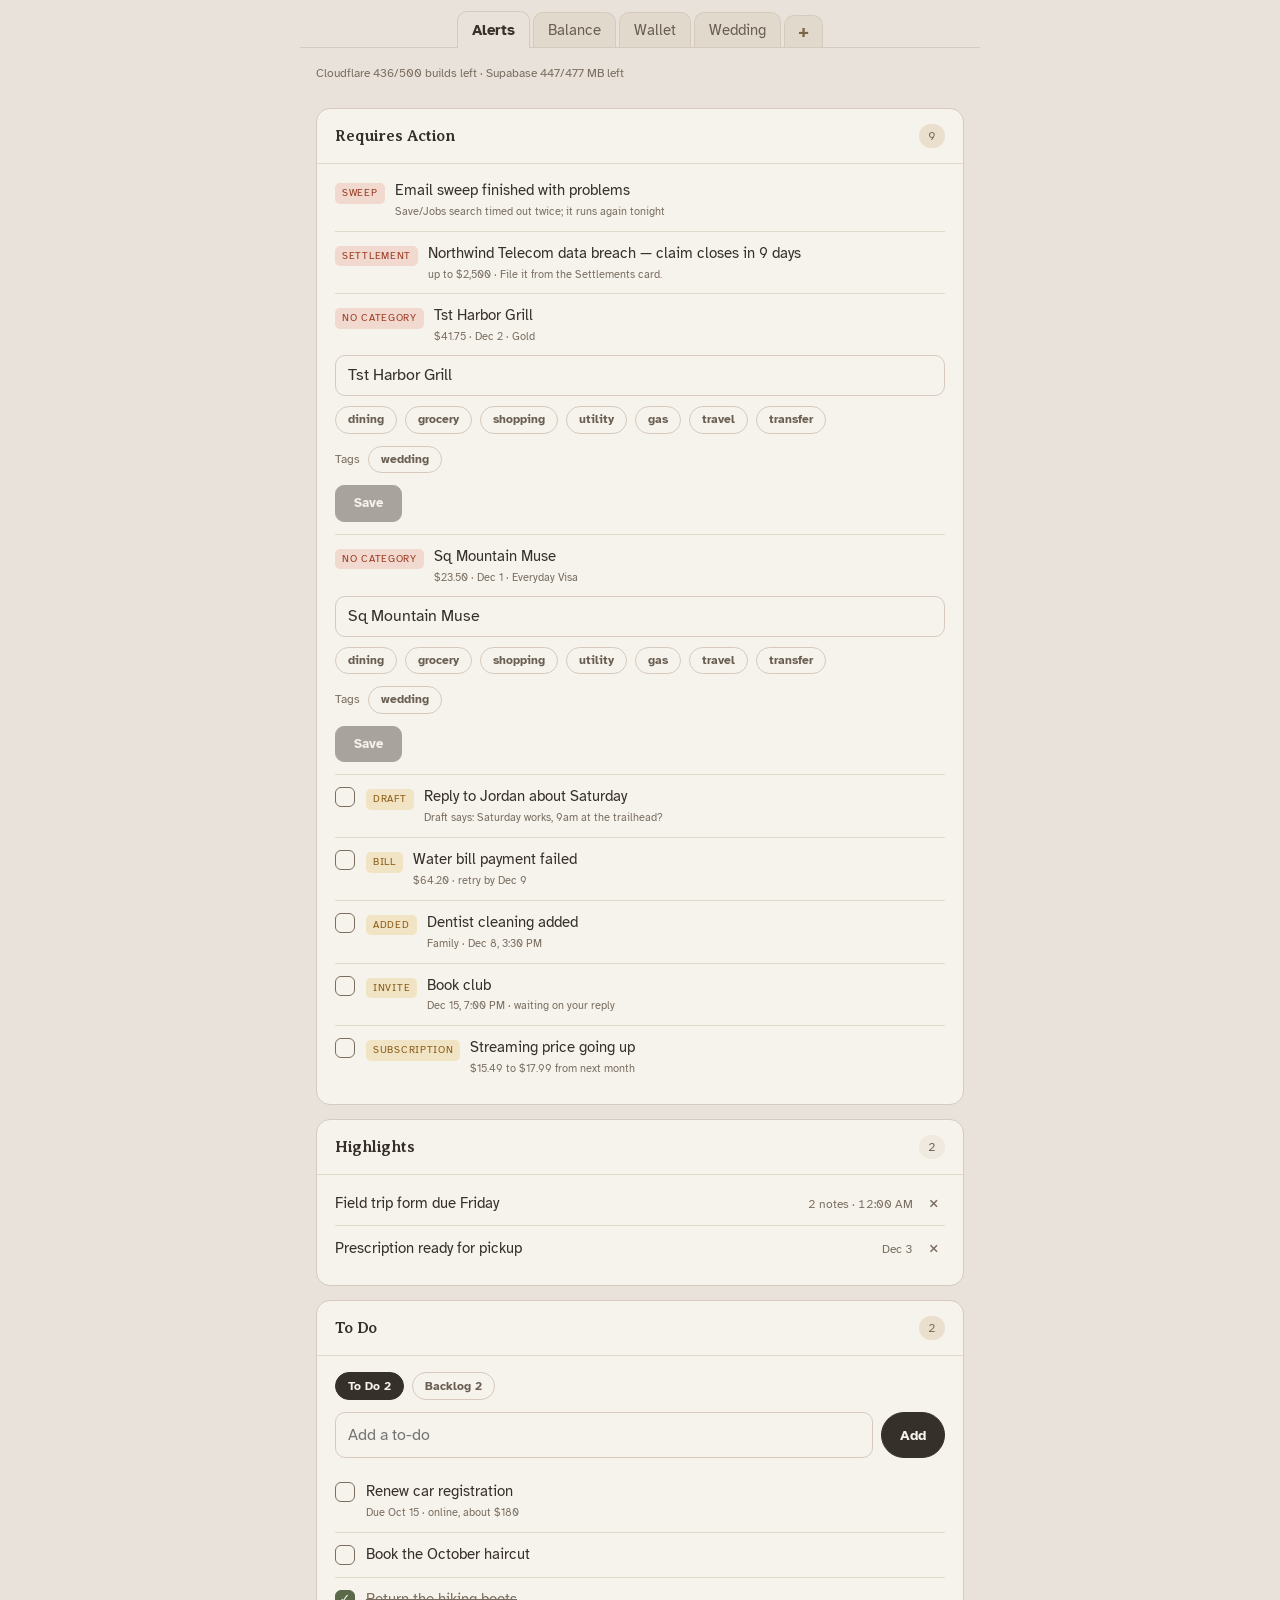
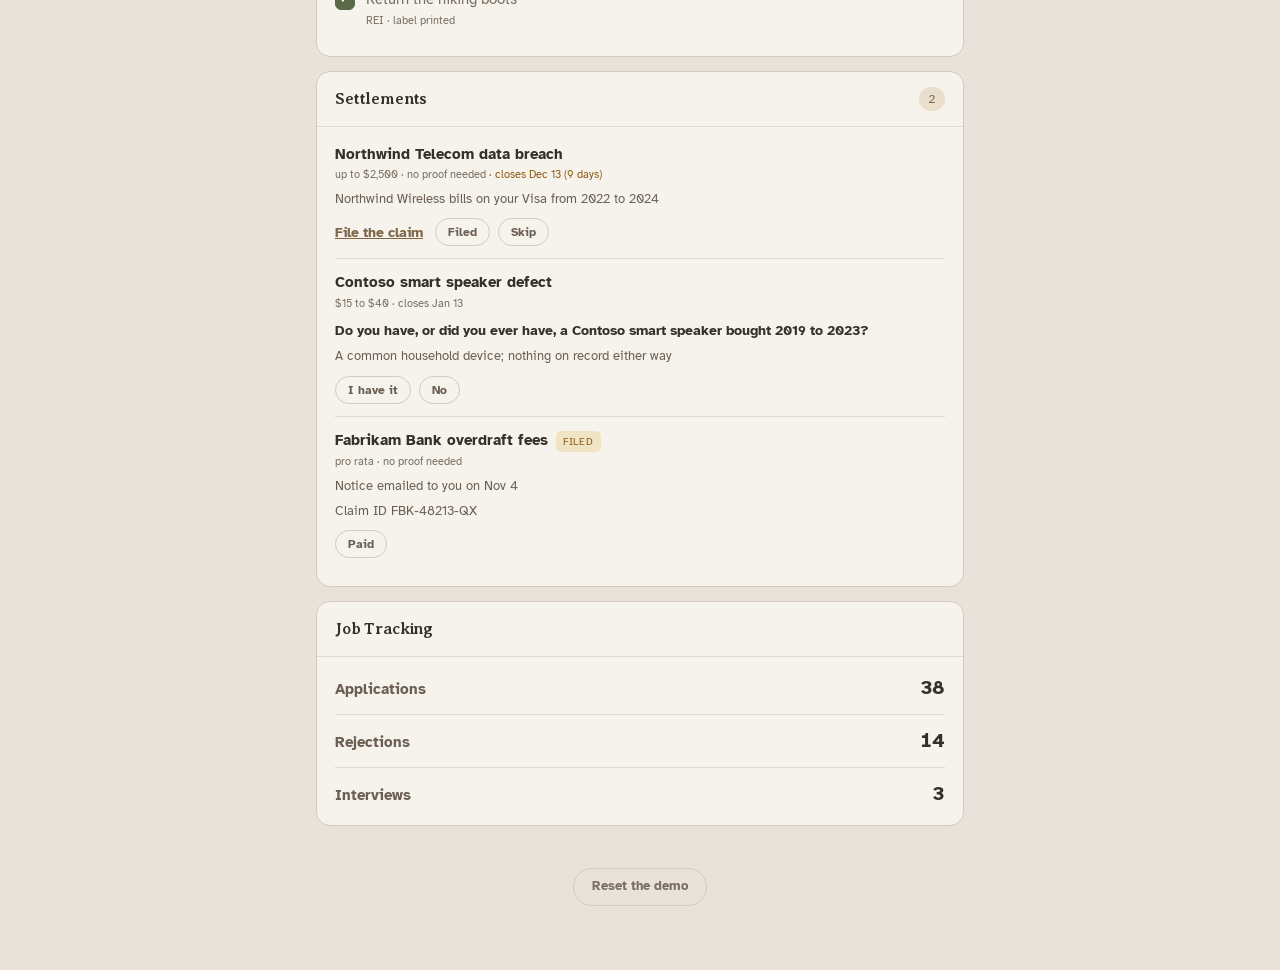
<file: page/index.html>
<!doctype html>
<html lang="en">
<head>
<meta charset="utf-8">
<meta name="viewport" content="width=device-width,initial-scale=1,maximum-scale=1,user-scalable=no,viewport-fit=cover">
<title>Norns</title>
<meta name="robots" content="noindex,nofollow">
<meta name="apple-mobile-web-app-capable" content="yes">
<meta name="mobile-web-app-capable" content="yes">
<meta name="apple-mobile-web-app-title" content="Norns">
<meta name="theme-color" content="#4f3f33">
<link rel="manifest" href="manifest.webmanifest">
<link rel="apple-touch-icon" href="apple-touch-icon.png">
<link rel="icon" type="image/png" href="apple-touch-icon.png">
<link rel="preconnect" href="https://fonts.googleapis.com">
<link rel="preconnect" href="https://fonts.gstatic.com" crossorigin>
<link rel="stylesheet" href="https://fonts.googleapis.com/css2?family=Bricolage+Grotesque:opsz,wght@12..96,500;12..96,700;12..96,800&family=Public+Sans:ital,wght@0,400;0,500;0,600;1,400&family=JetBrains+Mono:wght@400;500;700&family=Fraunces:opsz,wght@9..144,400;9..144,600;9..144,700&family=Karla:wght@400;500;700&family=IBM+Plex+Mono:wght@400;500;600&family=Averia+Serif+Libre:wght@400;700&family=Atkinson+Hyperlegible:wght@400;700&display=swap">
<link rel="stylesheet" href="style.css?v=7">
<link rel="stylesheet" href="alerts.css?v=5">
<!-- Food is cut off: see "Bringing Food back" in the README -->
<!-- <link rel="stylesheet" href="food.css"> -->
<link rel="stylesheet" href="balance.css?v=5">
<link rel="stylesheet" href="wallet.css?v=4">
<link rel="stylesheet" href="wedding.css?v=11">
<link rel="stylesheet" href="wedding-tabs.css?v=6">

</head>
<body>

<div id="signin" class="signin" hidden>
  <p class="date">Private</p>
  <h1>Norns</h1>
  <form id="signinForm">
    <label>Email<input id="email" type="email" autocomplete="username" autocapitalize="off" required></label>
    <label>Password<input id="password" type="password" autocomplete="current-password" required></label>
    <button id="signinBtn" type="submit">Sign in</button>
    <p class="msg" id="signinMsg"></p>
    <p class="hint">You stay signed in on this device until you sign out.</p>
  </form>
</div>

<div class="wrap" id="app" hidden>

<header class="top">
  <div class="errbar" id="err" hidden></div>
</header>

<!-- The tabs and pages are drawn from the signed-in user's layout (layout.js).
     A long press on blank space opens edit mode (edit.js). -->
<nav class="pagetabs" id="ptabs" role="tablist" aria-label="Pages">
  <button type="button" class="ptab ptab-add" aria-label="New page"><span aria-hidden="true">+</span></button>
</nav>

<main id="pages">
  <!-- ============ WEDDING ============ -->
  <!-- The wedding's crew sheet, straight from its public site in a frame
       (here the invented wedding-tracker demo).
       wedding.js adds a strip above it with the private tabs (Costs and
       Shopping), drawn here in the app, never in the shared sheet. Not a
       card: the layout only places its tab. It stays here, because moving a
       frame reloads it. -->
  <div class="page" data-page="wedding" data-kind="wedding" hidden>
  <div id="wed">
    <iframe class="sheet" src="https://aj-protzel.github.io/wedding-tracker/" title="Wedding Tracker" loading="lazy"></iframe>
  </div>
  </div>
</main>

<!-- Page chrome, not cards: layout.js puts these at the top and foot of the
     first page of cards. -->
<div hidden>
  <div class="chrome" id="chrome">
    <!-- Shown only in the home-screen app, and only until notifications are
         allowed or refused: iOS draws the icon badge only with that permission. -->
    <button type="button" class="badge-ask" id="badgeAsk" hidden>Show the count on the home-screen icon</button>
    <button type="button" class="badge-ask" id="pushAsk" hidden>Get alerts on this phone</button>
    <!-- free-plan headroom: Cloudflare builds this month, database size -->
    <p class="usage" id="usageLine" hidden></p>
    <!-- set by wallet.js when either transfer is at its best; a tap opens the
         first page holding an Exchange card -->
    <button type="button" class="fx-alert" id="fxAlert" hidden></button>
  </div>
  <button class="signout" id="signout" type="button">Reset the demo</button>
</div>

<!-- ======================================================================
     WIDGETS. One template per card version; the id in data-w is what layouts
     store, so never rename one. Elements are found by data-r inside each
     copy, never by id, because a card can be on screen more than once.
     ====================================================================== -->

<!-- Requires Action: Claude's list, problems, uncategorized charges, credits running out -->
<template data-w="alerts.action">
  <section class="card plain">
    <div class="card-head">
      <h2>Requires Action</h2>
      <span class="count act" data-r="count">0</span>
    </div>
    <div class="card-body">
      <ul class="act" data-r="list"></ul>
      <p class="all-clear" data-r="clear" hidden>Nothing outstanding. Everything
        raised this morning has been dealt with.</p>
    </div>
  </section>
</template>

<!-- To Do: secretary_todos, list = 'todo', with list = 'backlog' behind a
     second tab. A tap crosses an item off, or back on; one still crossed off
     when the next sweep runs is cleared. -->
<template data-w="alerts.todo">
  <section class="card plain">
    <div class="card-head">
      <h2>To Do</h2>
      <span class="count" data-r="count">0</span>
    </div>
    <div class="card-body">
      <div class="todo-tabs" data-r="tabs" hidden>
        <button type="button" class="file-opt" data-r="tabTodo" aria-pressed="true">To Do</button>
        <button type="button" class="file-opt" data-r="tabBack" aria-pressed="false">Backlog</button>
      </div>
      <div data-r="pane">
        <form class="todo-add" data-r="form">
          <input data-r="input" type="text" maxlength="200" placeholder="Add a to-do"
            autocomplete="off" enterkeyhint="done" aria-label="New to-do">
          <button type="submit">Add</button>
        </form>
        <ul class="todos" data-r="list"></ul>
      </div>
      <ul class="todos" data-r="back" hidden></ul>
    </div>
  </section>
</template>

<!-- Highlights: mail worth knowing but not worth a push, from the mail sorter.
     One row per sender, newest first, kept 7 days or until dismissed. -->
<template data-w="alerts.highlights">
  <section class="card plain">
    <div class="card-head">
      <h2>Highlights</h2>
      <span class="count" data-r="count">0</span>
    </div>
    <div class="card-body">
      <ul class="hls" data-r="list"></ul>
      <p class="blank" data-r="empty">Nothing new from the mail.</p>
    </div>
  </section>
</template>

<!-- Settlements: class actions he likely qualifies for. Only what he can
     still act on shows. Claims are filed by hand, never by the sweep. -->
<template data-w="alerts.settlements">
  <section class="card plain">
    <div class="card-head">
      <h2>Settlements</h2>
      <span class="count" data-r="count">0</span>
    </div>
    <div class="card-body">
      <ul class="sets" data-r="list"></ul>
      <p class="blank" data-r="empty">Nothing to claim right now.</p>
    </div>
  </section>
</template>

<!-- Job Tracking: all-time counts from secretary_job_events -->
<template data-w="alerts.jobs">
  <section class="card plain">
    <div class="card-head">
      <h2>Job Tracking</h2>
    </div>
    <div class="card-body">
      <div class="jobs">
        <div class="job-row"><span class="job-name">Applications</span><span class="job-n" data-r="apps">&mdash;</span></div>
        <div class="job-row"><span class="job-name">Rejections</span><span class="job-n" data-r="rej">&mdash;</span></div>
        <div class="job-row"><span class="job-name">Interviews</span><span class="job-n" data-r="int">&mdash;</span></div>
      </div>
    </div>
  </section>
</template>

<!-- Spending: the heatmap. Its defaults are in #budget below; the numbers
     typed under the squares (engine_settings) win. -->
<template data-w="balance.spending">
  <section class="card plain budget-card">
    <div class="card-head">
      <h2>Spending</h2>
    </div>
    <div class="card-body">
      <div class="bud-heat" data-r="heat" role="group" aria-label="Spend by day"></div>
      <div class="heat-legend" data-r="legend"></div>
      <div class="heat-detail" data-r="detail">Tap a day to see what was spent.</div>
    </div>
  </section>
</template>

<!-- Money, whole: the month navigator, figures and chips stuck under the
     strip, then spend by category and the ledger. The other money versions
     are pieces of it; all of them follow one month. -->
<template data-w="money.full">
  <section class="card money-card">
    <div class="stick">
      <div class="monthnav">
        <button class="mnav" data-r="prev" type="button" aria-label="Earlier month">&lsaquo;</button>
        <button class="mnav-mid" data-r="label" type="button" aria-label="Jump to the latest month">&nbsp;</button>
        <button class="mnav" data-r="next" type="button" aria-label="Later month">&rsaquo;</button>
      </div>
      <div class="figs">
        <div class="fig in"><div class="fig-label">In</div><div class="fig-val" data-r="in">$0</div></div>
        <div class="fig out"><div class="fig-label">Out</div><div class="fig-val" data-r="out">$0</div></div>
        <div class="fig net"><div class="fig-label">Net</div><div class="fig-val" data-r="net">$0</div></div>
      </div>
      <div class="tabs" data-r="tabs" role="group" aria-label="Filter by category"></div>
    </div>
    <div class="card-body">
      <p class="cats-head">Spend by category</p>
      <div class="cats" data-r="cats"></div>
      <button class="disclose" data-r="toggle" aria-expanded="false">
        <span data-r="ledgerLabel">Show transactions</span>
        <span class="chev" aria-hidden="true"></span>
      </button>
      <div class="ledger" data-r="ledger" hidden></div>
      <p class="caveat gap-note" data-r="gap" hidden></p>
    </div>
  </section>
</template>

<template data-w="money.figures">
  <section class="card money-card money-part">
    <div class="monthnav">
      <button class="mnav" data-r="prev" type="button" aria-label="Earlier month">&lsaquo;</button>
      <button class="mnav-mid" data-r="label" type="button" aria-label="Jump to the latest month">&nbsp;</button>
      <button class="mnav" data-r="next" type="button" aria-label="Later month">&rsaquo;</button>
    </div>
    <div class="figs">
      <div class="fig in"><div class="fig-label">In</div><div class="fig-val" data-r="in">$0</div></div>
      <div class="fig out"><div class="fig-label">Out</div><div class="fig-val" data-r="out">$0</div></div>
      <div class="fig net"><div class="fig-label">Net</div><div class="fig-val" data-r="net">$0</div></div>
    </div>
    <div class="card-body"><p class="caveat gap-note" data-r="gap" hidden></p></div>
  </section>
</template>

<template data-w="money.categories">
  <section class="card plain money-card money-part">
    <div class="card-head">
      <h2>Spend by Category</h2>
    </div>
    <div class="monthnav">
      <button class="mnav" data-r="prev" type="button" aria-label="Earlier month">&lsaquo;</button>
      <button class="mnav-mid" data-r="label" type="button" aria-label="Jump to the latest month">&nbsp;</button>
      <button class="mnav" data-r="next" type="button" aria-label="Later month">&rsaquo;</button>
    </div>
    <div class="card-body">
      <p class="caveat gap-note" data-r="gap" hidden></p>
      <div class="cats" data-r="cats"></div>
    </div>
  </section>
</template>

<template data-w="money.transactions">
  <section class="card plain money-card money-part">
    <div class="card-head">
      <h2>Transactions</h2>
      <span class="count" data-r="n">0</span>
    </div>
    <div class="monthnav">
      <button class="mnav" data-r="prev" type="button" aria-label="Earlier month">&lsaquo;</button>
      <button class="mnav-mid" data-r="label" type="button" aria-label="Jump to the latest month">&nbsp;</button>
      <button class="mnav" data-r="next" type="button" aria-label="Later month">&rsaquo;</button>
    </div>
    <div class="tabs" data-r="tabs" role="group" aria-label="Filter by category"></div>
    <div class="card-body">
      <p class="caveat gap-note" data-r="gap" hidden></p>
      <div class="ledger" data-r="ledger"></div>
    </div>
  </section>
</template>

<!-- Credits: read-only, what has been claimed this cycle -->
<template data-w="balance.credits">
  <section class="card plain credits-card">
    <div class="card-head">
      <h2>Credits</h2>
      <span class="count" data-r="open">&nbsp;</span>
    </div>
    <div class="card-body">
      <div class="creds" data-r="body"></div>
    </div>
  </section>
</template>

<!-- Exchange: when to convert, between any two of US dollars, rupiah and
     Canadian. Rates are read live from a public API (wallet.js). Each copy
     keeps its own pair. -->
<template data-w="fx.exchange">
  <section class="card plain">
    <div class="card-head">
      <h2 data-r="title">USD to CAD</h2>
      <span class="count" data-r="asof" hidden></span>
    </div>
    <div class="card-body">
      <div class="errbar fx-err" data-r="err" hidden></div>
      <div class="fx-pick">
        <select data-r="from" aria-label="Convert from"></select>
        <button type="button" class="fx-swap" data-r="swap" aria-label="Swap currencies">&#8644;</button>
        <select data-r="to" aria-label="Convert to"></select>
      </div>
      <p class="fx-verdict"><span class="fx-tag"></span><span class="fx-why"></span></p>
      <div class="fx-top">
        <span class="fx-now">&mdash;</span><span class="fx-unit"></span>
        <span class="fx-chg"></span>
      </div>
      <div class="fx-ranges" role="group" aria-label="Range"></div>
      <div class="fx-chart">
        <div class="fx-plot">
          <svg viewBox="0 0 600 200" preserveAspectRatio="none" aria-hidden="true">
            <path class="fx-area"/><path class="fx-line"/>
          </svg>
          <div class="fx-good" hidden><span>Good</span></div>
          <div class="fx-rule" hidden></div>
          <div class="fx-dot" hidden></div>
        </div>
        <div class="fx-axis"><span class="fx-hi"></span><span class="fx-lo"></span></div>
        <div class="fx-dates"><span class="fx-from"></span><span class="fx-to"></span></div>
      </div>
      <p class="fx-read"></p>
    </div>
  </section>
</template>

<!-- Net Worth: read through page_monarch_data(). The total with assets
     against debts, and its trend; the default layout stacks the two. -->
<template data-w="networth.total">
  <section class="card plain">
    <div class="card-head">
      <h2>Net Worth</h2>
      <span class="count" data-r="asof">&nbsp;</span>
    </div>
    <div class="card-body">
      <div class="errbar" data-r="err" hidden></div>
      <div class="mn-total" data-r="total">&mdash;</div>
      <div class="mn-split">
        <span>Assets<b data-r="assets">&mdash;</b></span>
        <span class="owed">Debts<b data-r="debts">&mdash;</b></span>
      </div>
      <div class="mn-bar"><span data-r="barA" style="width:100%"></span></div>
    </div>
  </section>
</template>

<template data-w="networth.trend">
  <section class="card plain">
    <div class="card-head">
      <h2>Net Worth Trend</h2>
      <span class="count" data-r="asof">&nbsp;</span>
    </div>
    <div class="card-body">
      <div class="errbar" data-r="err" hidden></div>
      <div class="mn-ranges" data-r="ranges" role="group" aria-label="Range"></div>
      <div class="fx-chart">
        <div class="fx-plot">
          <svg viewBox="0 0 600 200" preserveAspectRatio="none" aria-hidden="true">
            <path class="fx-area"/><path class="fx-line"/>
          </svg>
          <div class="fx-rule" hidden></div>
          <div class="fx-dot" hidden></div>
        </div>
        <div class="fx-axis"><span class="fx-hi"></span><span class="fx-lo"></span></div>
        <div class="fx-dates"><span class="fx-from"></span><span class="fx-to"></span></div>
      </div>
      <p class="fx-read" data-r="read"></p>
    </div>
  </section>
</template>

<!-- Spending's defaults. leave_out_over drops any single charge above that
     size from the squares and totals: a suit or a wedding's flowers is not a
     treat. always_count names merchants exempt from it, matched anywhere in
     the description, because a big Costco run is still groceries. Only
     dining, grocery and shopping count, and the three caps set the shading: a
     day's even share of their weekly total is the middle shade. How each
     figure was built is in the README. deep_red_at is where the colour past
     the budget reaches deep red. The numbers typed under the squares
     (engine_settings) win over both. -->
<script type="application/json" id="budget">
{"caps": {"dining": 25, "grocery": 110, "shopping": 25}, "weeks": 4, "since": "2026-08-01",
 "leave_out_over": 99, "always_count": ["costco"],
 "deep_red_at": 100}
</script>

<!-- Food is cut off: see "Bringing Food back" in the README. Its markup is
     kept here as it was; food.js still finds it by id, so it has to become
     widgets before it comes back. Intake has no target line and should not
     have one (2026-09-14): the only reference is each person's own
     average. The doctor's recommendation is written on request only. -->
<template id="food-markup">
  <section class="card plain" id="intakeCard">
    <div class="card-head">
      <h2>Intake</h2>
      <span class="count" id="intakeCount">14 days</span>
    </div>
    <div class="card-body">
      <div id="intakeBody"><p class="blank">Loading&hellip;</p></div>
    </div>
  </section>
  <section class="card plain" id="recCard">
    <div class="card-head">
      <h2>Doctor's Recommendation</h2>
    </div>
    <div class="card-body">
      <div id="recBody"><p class="blank">Loading&hellip;</p></div>
    </div>
  </section>
</template>
</div>

<script src="demo-data.js"></script>
<script src="data.js?v=4"></script>
<script src="layout.js?v=3"></script>
<script src="alerts.js?v=5"></script>
<!-- <script src="food.js"></script>  Food is cut off: see the README -->
<script src="balance.js?v=6"></script>
<script src="wallet.js?v=7"></script>
<script src="wedding.js?v=24"></script>
<script src="edit.js?v=3"></script>
</body>
</html>
</file>
<file: page/style.css>
/* Shared: tokens, layout, the page strip, cards and the sign-in screen.
   Anything belonging to a single page lives in that page's stylesheet. */

/* The artifact host supplied this; a plain page has to say it. Every .page and
   card that sets display would otherwise ignore its hidden attribute. */
[hidden]{display:none!important}

/* One look in every theme, the wedding site's: linen ground, cream cards, umber ink,
   sage and tan, with a brown header bar. Semantic colors stay separate from the accent. */
:root{
  --paper:#e9e2da; --card:#f6f3ec; --sunk:#efe9df;
  --ink:#36302a; --ink-2:#6b5f53; --ink-3:#7a6e61;
  --line:#d5cabd; --line-2:#e2d9cd;
  --accent:#7d6548; --accent-soft:#eadfcd;
  --in:#5a6a48; --in-soft:#dfe3d2;
  --out:#9b3b22; --out-soft:#f1d9d0;
  --warn:#8a5a14; --warn-soft:#f1e4c4;
  --on-ink:#f6f3ec;
  --tan:#b9a590; --bar:#4f3f33; --bar-ink:#d9cfc3; --sage-light:#c3cba9;
  --display:"Averia Serif Libre",Georgia,"Times New Roman",serif;
  --body:"Atkinson Hyperlegible",system-ui,-apple-system,"Segoe UI",sans-serif;
  --shadow:none;
  --sticky-shadow:0 6px 16px -12px rgba(54,48,42,.45);
  color-scheme:light;
}

*{box-sizing:border-box}
/* The page is an app on a phone, not a document: a double tap on a square or a
   pinch used to zoom it and leave the view shifted. manipulation turns off
   double-tap zoom; the viewport meta and the gesture handler at the foot of the
   page stop the pinch. */
html{touch-action:manipulation;-webkit-text-size-adjust:100%}
body{margin:0;background:var(--paper);color:var(--ink);
  font-family:var(--body);
  font-size:16px;line-height:1.5;-webkit-font-smoothing:antialiased}
.wrap{max-width:680px;margin:0 auto;padding:0 16px 64px}
:focus-visible{outline:2px solid var(--accent);outline-offset:2px;border-radius:4px}

header.top{margin:0 -16px;padding:0}
.bar{padding:22px 16px 20px;text-align:center;background:var(--bar)}
.bar .names{font-size:.78rem;letter-spacing:.22em;text-transform:uppercase;font-weight:700;color:var(--sage-light)}
.bar h1{color:#e9e2da;font-weight:700;margin-top:4px}
header.top .errbar{margin:12px 16px 0}
h1{font-family:var(--display);font-weight:700;
  font-size:clamp(28px,7vw,38px);line-height:1.05;letter-spacing:0;margin:0;
  text-wrap:balance}
.date{font-family:var(--body);font-size:13px;
  color:var(--ink-3);letter-spacing:.02em;margin-top:6px}

/* ===== the pages ===== */
/* One strip, one page shown at a time, drawn as the tabs of a filing cabinet
   drawer: the open page's tab is the colour of the page and sits over the
   strip's line, so it joins the page below; the others are darker and set
   a little lower, behind it. `.tabs`/`.tab` were already taken by the
   category chips inside the money card, so these carry their own names.
   --tabh is the strip's height, and the money card's own sticky header sits
   below it. */
:root{--tabh:45px}
.pagetabs{position:sticky;top:0;z-index:8;display:flex;justify-content:center;gap:3px;
  align-items:flex-end;overflow-x:auto;scrollbar-width:none;
  background:var(--paper);box-shadow:inset 0 -1px 0 var(--line);
  margin:0 -16px 16px;padding:8px 16px 0}
.pagetabs::-webkit-scrollbar{display:none}
.ptab{flex:none;min-height:36px;font:inherit;cursor:pointer;
  font-size:.92rem;font-weight:400;color:var(--ink-2);background:var(--line-2);
  border:1px solid var(--line);border-bottom:none;border-radius:10px 10px 0 0;
  padding:6px 14px;white-space:nowrap;margin:4px 0 1px;min-height:32px}
@media (max-width:520px){
  .pagetabs{justify-content:flex-start;gap:2px;padding-inline:8px}
  .ptab{flex:1 1 auto;padding:6px 8px;font-size:.88rem}
}
.ptab:hover{background:var(--sunk)}
.ptab[aria-selected="true"]{background:var(--paper);color:var(--ink);font-weight:700;
  margin:0;min-height:37px;border-color:var(--line)}
.page{display:flex;flex-direction:column;gap:14px}

main{display:flex;flex-direction:column;gap:14px}
section.card{background:var(--card);border:1px solid var(--line);border-radius:14px;
  box-shadow:var(--shadow);overflow:hidden}
.card-head{display:flex;align-items:center;gap:10px;padding:15px 18px 13px}
h2{font-family:var(--display);font-size:16px;
  font-weight:700;letter-spacing:-.01em;margin:0;flex:1}
.count{font-family:var(--body);font-size:12px;
  font-weight:500;padding:3px 9px;border-radius:999px;background:var(--sunk);
  color:var(--ink-2);font-variant-numeric:tabular-nums;white-space:nowrap}
.count.act{background:var(--accent-soft);color:var(--accent)}
.card-body{padding:16px 18px}
.card.plain .card-head{border-bottom:1px solid var(--line-2);padding-bottom:15px}

/* ===== signing in ===== */
.signin{max-width:380px;margin:12vh auto 0;padding:0 16px 64px}
.signin h1{margin:6px 0 24px}
.signin form{display:flex;flex-direction:column;gap:14px}
.signin label{display:flex;flex-direction:column;gap:6px;
  font-family:var(--body);font-size:11px;
  letter-spacing:.08em;text-transform:uppercase;color:var(--ink-3)}
.signin input{font:inherit;font-size:16px;letter-spacing:normal;text-transform:none;
  color:var(--ink);background:var(--card);border:1px solid var(--line);
  border-radius:10px;padding:12px 13px}
.signin button{font:inherit;font-size:15px;font-weight:600;cursor:pointer;
  color:var(--on-ink);background:var(--ink);border:1px solid var(--ink);
  border-radius:999px;padding:12px;margin-top:4px}
.signin button[disabled]{opacity:.5;cursor:default}
.signin .msg{margin:0;min-height:1.45em;color:var(--out);font-size:14px}
.signin .hint{margin:0;color:var(--ink-3);font-size:13px}
.errbar{margin:12px 0 0;padding:11px 13px;border-radius:10px;
  background:var(--out-soft);color:var(--out);font-size:14px;line-height:1.45}
.signout{display:block;margin:28px auto 0;font:inherit;font-size:13px;
  font-weight:600;cursor:pointer;color:var(--ink-3);background:none;
  border:1px solid var(--line);border-radius:999px;padding:8px 18px}
.ptr{height:0;overflow:hidden;display:flex;align-items:center;justify-content:center;
  color:var(--ink-3);transition:height .15s}
.ptr.ready,.ptr.spin{color:var(--ink)}
.ptr.spin svg{animation:ptr-spin .8s linear infinite}
@keyframes ptr-spin{from{transform:rotate(0deg)}to{transform:rotate(360deg)}}
.signout:hover{color:var(--ink);border-color:var(--ink-3)}

/* ===== stacks: several cards in one, swiped between (layout.js) ===== */
/* The names on top, one card shown; the cards inside lose their own frame
   and title, which the names stand in for. */
section.stack{padding:0;touch-action:pan-y}
.nw-tabs{display:flex;align-items:center;gap:4px;padding:12px 18px 0;margin-bottom:10px;
  overflow-x:auto;scrollbar-width:none}
.nw-tabs::-webkit-scrollbar{display:none}
.nw-tabs .count{margin-left:auto}
.nw-tab{flex:none;font:inherit;font-size:12px;letter-spacing:.08em;text-transform:uppercase;
  color:var(--ink-3);background:none;border:none;border-radius:999px;
  padding:3px 9px;cursor:pointer}
.nw-tab[aria-pressed="true"]{background:var(--sunk);color:var(--ink);font-weight:700}
.stack>.card{border:0;border-radius:0;background:none;box-shadow:none;overflow:visible}
.stack>.card>.card-head{display:none}
.stack>.card>.card-body{padding-top:0}
.stack>.stack-off{display:none}

/* ===== the page strip's "+" and the pieces of the first page ===== */
/* "+" is a narrow folder tab of its own at the end of the strip */
.ptab.ptab-add{flex:none;padding:6px 13px;font-size:1.15rem;font-weight:700;line-height:1;
  color:var(--accent)}
.ptab-x{display:none}
.chrome{display:contents}
/* an empty page: all of it is somewhere to hold, and a dotted box says so */
.page.empty{min-height:calc(100vh - 140px)}
.page-hint{margin-top:4px;padding:36px 22px;text-align:center;font-size:15px;line-height:1.45;
  color:var(--ink-3);border:2px dashed var(--line);border-radius:14px}
.hint-on{display:none}
body.editing .hint-on{display:inline}
body.editing .hint-off{display:none}

/* ===== edit mode (edit.js) ===== */
/* Holding still on blank space opens it, so nothing outside a field is
   selectable or opens the long-press menu. */
.wrap{-webkit-user-select:none;user-select:none;-webkit-touch-callout:none}
.wrap input,.wrap textarea{-webkit-user-select:text;user-select:text}
.edit-float,.edit-foot,.tile,.edit-sample{display:none}
.edit-btn{font:inherit;font-size:14px;font-weight:600;cursor:pointer;color:var(--on-ink);
  background:var(--ink);border:1px solid var(--ink);border-radius:999px;padding:8px 16px}
.edit-btn.quiet{color:var(--ink-2);background:none;border-color:var(--line)}
/* Add card and Done float over the bottom corners */
body.editing .edit-float{display:flex;justify-content:space-between;position:fixed;left:0;right:0;
  bottom:0;z-index:20;max-width:680px;margin:0 auto;pointer-events:none;
  padding:0 16px calc(16px + env(safe-area-inset-bottom))}
.edit-float .edit-btn{pointer-events:auto;padding:11px 22px;font-size:15px;
  box-shadow:0 8px 20px -8px rgba(54,48,42,.7)}
.edit-float .edit-done{background:var(--accent);border-color:var(--accent)}
body.editing .wrap{padding-bottom:120px}
body.editing .edit-foot{display:flex;justify-content:center;gap:10px;margin-top:28px}
body.editing .chrome>*,body.editing #signout{display:none!important}
body.editing .ptab:not(.fixed) .ptab-x{display:inline-block;margin:0 -4px 0 6px;
  font-size:15px;line-height:1;color:var(--ink-3)}
body.editing .ptab{touch-action:pan-x}

/* Each card shows its sample (small, made-up data) in place of itself, with
   a handle laid over it: an x on the corner and a grip. */
body.editing #pages>.page>section.card{position:relative;overflow:visible}
body.editing #pages>.page>section.card[data-cid]>:not(.tile):not(.edit-sample),
body.editing #pages>.page>.stack>section.card>:not(.tile):not(.edit-sample){display:none!important}
body.editing .edit-sample{display:block}
section.card.edit-sample{border:0;border-radius:inherit;background:none;box-shadow:none;
  overflow:hidden;pointer-events:none}
/* the grip sits where a card's count pill is; a sample's count means nothing */
.edit-sample .card-head .count,body.editing .stack-tabs .count{visibility:hidden}
.stack:not(.open) .edit-sample>.card-head{display:none}
.stack:not(.open) .edit-sample>.card-body{padding-top:0}
body.editing .tile{display:block;position:absolute;inset:0;z-index:3;touch-action:pan-y;cursor:default}
.tile-x{position:absolute;top:-9px;left:-9px;width:26px;height:26px;padding:0;
  border:2px solid var(--paper);border-radius:50%;background:var(--ink-2);color:var(--card);
  font:inherit;font-size:16px;line-height:20px;cursor:pointer}
.tile-grip{position:absolute;top:7px;right:7px;width:40px;height:36px;display:grid;place-items:center;
  font-size:22px;color:var(--ink-2);background:var(--sunk);border-radius:10px;touch-action:none;cursor:grab}
/* a stack: closed, one handle for all of it; tapped open, every card shows
   with its own handle, and the stack's own covers only the names */
body.editing #pages>.page>.stack:not(.open)>section.card>.tile{display:none}
body.editing #pages>.page>.stack.open>.tile{bottom:auto;height:46px}
body.editing #pages>.page>.stack.open>.tile>.tile-x{display:none}
body.editing #pages>.page>.stack.open>section.card{display:block!important;position:relative;
  border-top:1px solid var(--line-2)}
.tile.sub .tile-x{top:9px;left:9px}
.stack.open .edit-sample>.card-head{padding-left:44px}

/* entering edit mode: the cards wiggle once, then stay still */
@keyframes edit-wiggle{
  0%,100%{transform:rotate(0)}
  20%{transform:rotate(-1.2deg)}
  40%{transform:rotate(1.1deg)}
  60%{transform:rotate(-.7deg)}
  80%{transform:rotate(.4deg)}
}
body.wiggle #pages>.page>section.card{animation:edit-wiggle .6s ease-in-out}
body.wiggle #pages>.page>section.card:nth-child(even){animation-delay:.04s}
@media (prefers-reduced-motion:reduce){
  body.wiggle #pages>.page>section.card{animation:none}
}

/* samples are small: drawn at 80%, less chart, no readouts */
.edit-sample,.gal-prev>.sample{zoom:.8}
.sample .fx-plot{height:90px}
.sample .fx-read,.sample .heat-detail,.sample .heat-legend,.sample .ed-hint{display:none}
.sample .stick{position:static;box-shadow:none}

.lifted{opacity:.35}
body.dragging{cursor:grabbing}
.ghost{position:fixed;left:16px;right:16px;max-width:648px;max-height:240px;overflow:hidden;
  margin:0 auto;z-index:50;pointer-events:none;background:var(--card);border:1px solid var(--line);
  border-radius:14px;box-shadow:0 14px 30px -12px rgba(54,48,42,.5);opacity:.96}
.ghost>section.card{border:0;border-radius:0}
.drop-line{position:absolute;z-index:40;height:3px;border-radius:2px;background:var(--accent);
  pointer-events:none}
.merge-target{outline:3px solid var(--accent);outline-offset:3px}
.tab-rename{position:fixed;z-index:60;font:inherit;font-size:16px;padding:4px 10px;
  border:2px solid var(--accent);border-radius:10px 10px 0 0;background:var(--card);color:var(--ink)}

/* the Add card gallery: a sheet from the bottom */
.gal-back{position:fixed;inset:0;z-index:30;background:rgba(54,48,42,.35)}
.gal-sheet{position:fixed;left:0;right:0;bottom:0;z-index:31;max-width:680px;margin:0 auto;
  max-height:80vh;overflow-y:auto;overscroll-behavior:contain;background:var(--paper);
  border-radius:16px 16px 0 0;padding:0 16px calc(24px + env(safe-area-inset-bottom));
  box-shadow:0 -10px 30px -12px rgba(54,48,42,.45);transition:transform .2s ease}
.gal-sheet.away{transform:translateY(105%)}
.gal-head{position:sticky;top:0;z-index:2;display:flex;align-items:center;gap:8px;
  padding:14px 0 12px;background:var(--paper)}
.gal-head h2{font-size:18px}
.gal-back-btn,.gal-close{font:inherit;cursor:pointer;background:none;border:none;color:var(--ink-2)}
.gal-back-btn{font-size:24px;line-height:1;padding:0 6px 2px 0}
.gal-close{font-size:14px;font-weight:600}
.gal-types{display:flex;flex-direction:column;gap:8px}
.gal-type{display:flex;justify-content:space-between;align-items:center;gap:10px;font:inherit;
  text-align:left;cursor:pointer;color:var(--ink);background:var(--card);
  border:1px solid var(--line);border-radius:12px;padding:14px 16px}
.gal-type-name{font-family:var(--display);font-weight:700;font-size:16px}
.gal-type-n{font-size:12px;color:var(--ink-3)}
.gal-all{display:block;width:100%;margin:0 0 14px}
.gal-item{margin:0 0 18px;touch-action:pan-y;cursor:grab}
.gal-label{display:flex;justify-content:space-between;align-items:baseline;gap:10px;
  margin:0 2px 6px;font-weight:700;font-size:14px}
.gal-hint{font-weight:400;font-size:12px;color:var(--ink-3)}
.gal-prev{pointer-events:none;max-height:340px;overflow:hidden;border-radius:14px}
.gal-prev .stick{position:static}
@media (prefers-reduced-motion:reduce){
  .gal-sheet{transition:none}
}
</file>
<file: page/alerts.css>
/* Alerts: requires action, to do, job tracking.
   Loaded by index.html. Styles for other pages are in their own
   file, so a session working on one page never opens the others. */

/* ===== the badge ask ===== */
.badge-ask{display:block;width:100%;margin:0 0 14px;font:inherit;font-size:14px;
  font-weight:600;cursor:pointer;color:var(--on-ink);background:var(--ink);
  border:1px solid var(--ink);border-radius:999px;padding:10px 16px}
.badge-ask[hidden]{display:none}

/* ===== free-plan headroom ===== */
.usage{margin:0 0 12px;font-size:12px;color:var(--ink-3)}
.usage[hidden]{display:none}

/* ===== job tracking ===== */
/* Three running totals, all-time. Counts rather than a list: the threads are
   in Gmail already, and what the page adds is the tally. */
.jobs{display:flex;flex-direction:column}
.job-row{display:flex;justify-content:space-between;align-items:baseline;
  gap:12px;padding:11px 0}
.job-row:first-child{padding-top:0}
.job-row:last-child{padding-bottom:0}
.job-row+.job-row{border-top:1px solid var(--line-2)}
.job-name{font-size:15px;font-weight:600;color:var(--ink-2)}
.job-n{font-family:var(--body);font-size:20px;
  font-weight:700;letter-spacing:-.02em;font-variant-numeric:tabular-nums;
  color:var(--ink)}

/* ===== requires action ===== */
/* Items share the to-do rows below; a problem has a red tag and no box. */
ul.act{list-style:none;margin:0;padding:0}
ul.act>li{border-top:1px solid var(--line-2)}
ul.act>li:first-child{border-top:0}
ul.act>li:first-child>.todo-item,ul.act>li.act-problem:first-child{padding-top:0}
ul.act .todo-item{border-top:0}
.act-problem{display:flex;gap:10px;align-items:flex-start;padding:11px 0;
  font-size:15px;line-height:1.45}
.act-problem .tag{background:var(--out-soft);color:var(--out)}
.act-main{flex:1;min-width:0;display:flex;gap:10px;align-items:flex-start}
.act-body{min-width:0;display:flex;flex-direction:column}
.todo-item.done .tag{opacity:.5}
.file-pick{display:flex;align-items:center;gap:8px;padding:0 0 12px 31px}
.file-lab{font-size:12px;color:var(--ink-3)}
.file-opt{font:inherit;font-size:12px;font-weight:600;cursor:pointer;
  padding:4px 12px;border-radius:999px;border:1px solid var(--line);
  background:none;color:var(--ink-2)}
.file-opt[aria-pressed="true"]{background:var(--ink);border-color:var(--ink);
  color:var(--on-ink)}
.file-pick.teach{padding-top:0}
.teach-note{display:flex;gap:8px;padding:0 0 12px 31px}
.teach-note input{flex:1;min-width:0;box-sizing:border-box;font:inherit;font-size:16px;
  color:var(--ink);background:var(--card);border:1px solid var(--line);
  border-radius:8px;padding:6px 10px}
.file-pick[hidden],.teach-note[hidden]{display:none}
/* a charge with no category: its line, then a chip per category */
.act-uncat{padding:11px 0 0;font-size:15px;line-height:1.45}
ul.act>li.act-uncat:first-child{padding-top:0}
.act-uncat .tag{background:var(--out-soft);color:var(--out)}
/* 16px in the field, or iOS zooms the page when it is focused */
.uncat-name{display:block;width:100%;box-sizing:border-box;margin-top:10px;
  font:inherit;font-size:16px;color:var(--ink);background:var(--card);
  border:1px solid var(--line);border-radius:10px;padding:8px 12px}
.cat-pick{flex-wrap:wrap;padding:10px 0 12px}
.cat-pick[aria-busy="true"],.act-uncat[aria-busy="true"]{opacity:.5;pointer-events:none}
.tag-pick{padding-top:0}
.uncat-acts{display:flex;align-items:center;gap:10px;padding:0 0 12px}
.uncat-save{font:inherit;font-size:13px;font-weight:600;cursor:pointer;
  padding:8px 18px;border-radius:9px;border:1px solid var(--ink);
  background:var(--ink);color:var(--on-ink)}
.uncat-save:disabled{opacity:.4;cursor:default}
.all-clear{margin:0;color:var(--ink-3);font-size:14px}
.tag{font-family:var(--body);font-size:10px;
  text-transform:uppercase;letter-spacing:.07em;padding:3px 7px;border-radius:5px;
  flex:none;margin-top:3px;background:var(--warn-soft);color:var(--warn)}

/* ===== settlements ===== */
ul.sets{list-style:none;margin:0;padding:0}
ul.sets:empty{display:none}
.set{padding:12px 0;border-top:1px solid var(--line-2)}
.set:first-child{border-top:0;padding-top:0}
.set-head{display:flex;align-items:baseline;gap:8px;flex-wrap:wrap}
.set-head .tag{margin-top:0}
.set-title{font-size:15px;font-weight:600;color:var(--ink);overflow-wrap:anywhere}
.set-meta{margin:3px 0 0}
.set-meta .soon{color:var(--warn)}
.set-ask{margin:8px 0 0;font-size:14px;font-weight:600;color:var(--ink)}
.set-why{margin:6px 0 0;font-size:13px;line-height:1.45;color:var(--ink-2)}
.set-acts{display:flex;flex-wrap:wrap;align-items:center;gap:8px;margin-top:10px}
.set-go{font-size:14px;font-weight:600;color:var(--accent);margin-right:4px}

/* ===== highlights ===== */
ul.hls{list-style:none;margin:0;padding:0}
ul.hls:empty{display:none}
.hl{display:flex;align-items:baseline;gap:10px;padding:10px 0;border-top:1px solid var(--line-2)}
.hl:first-child{border-top:0;padding-top:0}
.hl-note{flex:1;min-width:0;font-size:15px;line-height:1.45;color:var(--ink);
  text-decoration:none;overflow-wrap:anywhere}
.hl-when{flex:none;font-size:12px;color:var(--ink-3);font-variant-numeric:tabular-nums}
.hl-x{flex:none;font:inherit;font-size:18px;line-height:1;cursor:pointer;
  padding:2px 6px;border:0;background:none;color:var(--ink-3)}

/* ===== to do ===== */
/* 16px in the field, or iOS zooms the page when it is focused */
.todo-add{display:flex;gap:8px}
.todo-add input{flex:1;min-width:0;font:inherit;font-size:16px;color:var(--ink);
  background:var(--card);border:1px solid var(--line);border-radius:10px;
  padding:10px 12px}
.todo-add button{flex:none;font:inherit;font-size:14px;font-weight:600;
  cursor:pointer;color:var(--on-ink);background:var(--ink);
  border:1px solid var(--ink);border-radius:999px;padding:0 18px}
.todo-add button[disabled]{opacity:.5;cursor:default}
ul.todos{list-style:none;margin:12px 0 0;padding:0}
ul.todos:empty{display:none}
.todo-item{display:flex;align-items:flex-start;gap:11px;width:100%;
  padding:11px 0;border:0;border-top:1px solid var(--line-2);background:none;
  font:inherit;font-size:15px;line-height:1.45;color:var(--ink);
  text-align:left;cursor:pointer}
ul.todos li:first-child .todo-item{border-top:0}
.todo-box{flex:none;width:20px;height:20px;margin-top:1px;border-radius:6px;
  border:1.5px solid var(--ink-3);display:flex;align-items:center;
  justify-content:center;font-size:13px;line-height:1;color:transparent}
.todo-text{min-width:0;overflow-wrap:anywhere}
.todo-item.done .todo-box{background:var(--in);border-color:var(--in);
  color:var(--on-ink)}
.todo-item.done .todo-text{text-decoration:line-through;color:var(--ink-3)}
/* To Do | Backlog */
.todo-tabs{display:flex;gap:8px;margin-bottom:12px}


/* ===== a deadline on a Requires Action item ===== */
.act-due{display:block;margin-top:2px;font-size:12px;color:var(--ink-2)}
.act-due.soon{color:var(--warn);font-weight:700}
</file>
<file: page/food.css>
/* Food: the intake chart, a tapped day's meals, the recommendation.
   Loaded by index.html. Styles for other pages are in their own
   file, so a session working on one page never opens the others. */

/* ===== intake: a day's foods, under the chart ===== */
.meal{display:flex;justify-content:space-between;align-items:baseline;gap:12px;
  padding:7px 0;border-top:1px solid var(--line-2)}
.meal:first-child{border-top:none}
.meal-name{font-size:13px;color:var(--ink-2);line-height:1.4;
  overflow-wrap:anywhere}
.meal-num{flex:none;font-family:"JetBrains Mono",ui-monospace,monospace;
  font-size:12px;color:var(--ink-3);font-variant-numeric:tabular-nums;
  white-space:nowrap}
.who{font-family:"JetBrains Mono",ui-monospace,monospace;font-size:11px;
  text-transform:uppercase;letter-spacing:.08em;color:var(--ink-2);
  margin:0 0 6px}
.blank{color:var(--ink-3);white-space:normal}

/* ===== doctor's recommendation ===== */
.rec{padding:13px 0;border-top:1px solid var(--line-2)}
.rec:first-child{border-top:none;padding-top:0}
.rec:last-child{padding-bottom:0}
.rec-head{display:flex;justify-content:space-between;align-items:baseline;
  gap:10px;margin:0 0 5px}
.rec-body{margin:0;font-size:14px;line-height:1.5;color:var(--ink-2);
  white-space:pre-wrap}

/* ===== intake: 14 days of calories, split by macro ===== */
/* Bars are scaled together across both people, so the two rows compare. A day
   with three or fewer foods on it is drawn hollow — that is a day nobody
   finished logging, not a day nobody ate. */
.intake-who{display:flex;justify-content:space-between;align-items:baseline;
  gap:10px;margin:0 0 2px}
.intake-who+.chart{margin-bottom:18px}
.chart-avg-lab{font-family:"JetBrains Mono",ui-monospace,monospace;font-size:11px;
  color:var(--ink-3);font-variant-numeric:tabular-nums}
.chart{position:relative;margin:0 0 4px}
.chart-bars{display:flex;align-items:flex-end;gap:3px;height:104px}
.chart-col{flex:1;display:flex;flex-direction:column;justify-content:flex-end;
  height:100%;padding:0;border:0;background:none;cursor:pointer}
.chart-stack{display:flex;flex-direction:column;justify-content:flex-end;
  border-radius:3px 3px 0 0;overflow:hidden;min-height:1px}
.chart-seg{width:100%}
.seg-f{background:var(--warn)}
.seg-c{background:color-mix(in srgb,var(--ink-3) 50%,var(--sunk))}
.seg-p{background:var(--in)}
.chart-col.thin .chart-stack{opacity:.45}
.chart-col.on .chart-stack{outline:2px solid var(--ink-2);outline-offset:1px}
.chart-avg{position:absolute;left:0;right:0;border-top:1px dashed var(--ink-3);
  opacity:.65;pointer-events:none}
.chart-days{display:flex;gap:3px;margin-top:5px}
.chart-days span{flex:1;text-align:center;font-family:"JetBrains Mono",ui-monospace,monospace;
  font-size:9px;color:var(--ink-3)}
.chart-key{display:flex;flex-wrap:wrap;gap:4px 14px;margin:2px 0 0;
  font-size:11px;color:var(--ink-3)}
.chart-key i{display:inline-block;width:9px;height:9px;border-radius:2px;
  margin-right:5px;vertical-align:baseline}
.intake-detail{margin:12px 0 0;padding-top:10px;border-top:1px solid var(--line-2);
  font-size:13px;color:var(--ink-2);line-height:1.5}
.intake-detail .blank{margin:0}
</file>
<file: page/balance.css>
/* Balance: money, spend by category, the ledger, the heatmap, credits.
   Loaded by index.html. Styles for other pages are in their own
   file, so a session working on one page never opens the others. */

/* ===== money: the sticky control block ===== */
/* position:sticky dies inside an overflow:hidden ancestor, so this one card
   opts out of the shared clip. */
section.money-card{overflow:visible}
.stick{position:sticky;top:var(--tabh);z-index:5;background:var(--card);
  border-radius:13px 13px 0 0;border-bottom:1px solid var(--line-2);
  box-shadow:var(--sticky-shadow)}

/* month navigator: one bar the width of the card, arrows at both ends. The
   middle is a button too - it jumps back to the newest month. */
.monthnav{display:flex;align-items:stretch;margin:15px 18px 0;overflow:hidden;
  border:1px solid var(--line);border-radius:10px;background:var(--sunk)}
.mnav{flex:none;width:46px;padding:9px 0;font:inherit;font-size:18px;
  line-height:1.2;cursor:pointer;background:none;border:none;color:var(--ink-2)}
.mnav:hover:not(:disabled){background:var(--card);color:var(--ink)}
.mnav:disabled{opacity:.28;cursor:default}
.mnav-mid{flex:1;min-width:0;padding:9px 4px;border:none;background:none;
  cursor:pointer;color:var(--ink);
  font-family:var(--display);
  font-size:15px;font-weight:700;letter-spacing:-.01em;
  white-space:nowrap;overflow:hidden;text-overflow:ellipsis}
.mnav-mid:hover{background:var(--card)}
.figs{display:flex;gap:10px;padding:12px 18px 0}
.fig{flex:1;min-width:0;border-radius:10px;padding:10px;background:var(--sunk)}
.fig.in{background:var(--in-soft)}
.fig.out{background:var(--out-soft)}
.fig-label{font-family:var(--body);font-size:10px;
  text-transform:uppercase;letter-spacing:.08em;color:var(--ink-3)}
/* Sized to fit three figures across a phone without wrapping. A wrapped
   currency value reads as two numbers, which is worse than a small one. */
.fig-val{font-family:var(--body);
  font-size:clamp(12px,3.9vw,19px);
  font-weight:700;margin-top:3px;font-variant-numeric:tabular-nums;
  letter-spacing:-.03em;white-space:nowrap;overflow:hidden;text-overflow:ellipsis}
.fig.in .fig-val{color:var(--in)}
.fig.out .fig-val{color:var(--out)}
.fig.net .fig-val{color:var(--ink)}

/* tab strip: scrolls sideways on a phone rather than wrapping to two rows */
.tabs{display:flex;gap:7px;overflow-x:auto;padding:12px 18px 13px;
  scrollbar-width:none;-webkit-overflow-scrolling:touch}
.tabs::-webkit-scrollbar{display:none}
.tab{flex:none;font:inherit;font-size:13px;font-weight:600;cursor:pointer;
  padding:5px 12px;border-radius:999px;border:1px solid var(--line);
  background:var(--card);color:var(--ink-2);white-space:nowrap}
.tab:hover{border-color:var(--ink-3)}
.tab[aria-pressed="true"]{background:var(--tan);border-color:transparent;
  color:var(--ink);font-weight:700}

/* ===== spend by category: name, proportional rule, amount ===== */
.cats{display:flex;flex-direction:column;gap:2px;margin:0 0 4px}
.cat{display:grid;grid-template-columns:66px 1fr auto;align-items:center;gap:10px;
  width:100%;font:inherit;text-align:left;cursor:pointer;background:none;
  border:none;padding:5px 0;border-radius:6px}
.cat-name{font-size:13px;font-weight:600;color:var(--ink-2)}
.cat-bar{height:6px;border-radius:3px;background:var(--sunk);overflow:hidden}
.cat-bar i{display:block;height:100%;background:var(--out);border-radius:3px}
.cat-amt{font-family:var(--body);font-size:13px;
  font-weight:600;font-variant-numeric:tabular-nums;color:var(--ink-2);
  white-space:nowrap}
.money-card.picked .cat{opacity:.4}
.money-card.picked .cat.on{opacity:1}
.cat.on .cat-name{color:var(--ink);font-weight:700}
/* the Wedding bar: on top, ruled off from the everyday bars, which the
   without-wedding total heads */
.cat.wed{padding-bottom:9px;border-bottom:1px dashed var(--line);border-radius:0}
.cat.wed + .cat-every{margin:6px 0 4px}
/* income: always last, green, the money in against the bars above */
.cat.inc{margin-top:6px;padding-top:9px;border-top:1px dashed var(--line);
  border-radius:0}
.cat.inc .cat-bar i{background:var(--in)}
.cat.inc .cat-amt{color:var(--in)}
.cat-every{margin:6px 0 0;font-size:12px;color:var(--ink-3);text-align:right;
  font-family:var(--body);font-variant-numeric:tabular-nums}
.cats-head{font-family:var(--body);font-size:11px;
  text-transform:uppercase;letter-spacing:.08em;color:var(--ink-3);margin:0 0 8px}

/* ===== the transactions, grouped by the day they posted ===== */
/* Collapsed by default: the figures and the bars are the daily read, the
   individual rows are the follow-up question. */
.disclose{display:flex;align-items:center;justify-content:space-between;gap:10px;
  width:100%;margin-top:16px;padding:11px 13px;border-radius:10px;
  border:1px solid var(--line);background:var(--sunk);color:var(--ink-2);
  font:inherit;font-size:13px;font-weight:600;cursor:pointer}
.disclose:hover{border-color:var(--ink-3);color:var(--ink)}
.chev{flex:none;width:7px;height:7px;margin-top:-3px;
  border-right:2px solid currentColor;border-bottom:2px solid currentColor;
  transform:rotate(45deg);transition:transform .2s ease}
.disclose[aria-expanded="true"] .chev{transform:rotate(-135deg);margin-top:2px}
@media (prefers-reduced-motion: reduce){.chev{transition:none}}
.ledger{margin-top:18px;padding-top:14px;border-top:1px solid var(--line-2)}
.day{margin-top:16px;padding-top:13px;border-top:1px solid var(--line-2)}
/* filtering can hide the first group, so the leading rule is set in JS
   rather than with :first-child */
.day.lead{margin-top:0;padding-top:0;border-top:none}
.day-label{font-family:var(--body);font-size:11px;
  text-transform:uppercase;letter-spacing:.08em;color:var(--ink-3);margin:0 0 9px}
.txns{display:flex;flex-direction:column;gap:10px}
.txn{display:flex;justify-content:space-between;gap:12px;align-items:baseline}
.txn-main{min-width:0}
.txn-name{font-size:14px;font-weight:600;color:var(--ink);overflow-wrap:anywhere}
.txn-name.raw{color:var(--ink-2);font-weight:500}
.txn-meta{font-family:var(--body);font-size:11px;
  color:var(--ink-3);margin-top:2px}
.txn-amt{font-family:var(--body);font-size:14px;
  font-weight:600;color:var(--out);white-space:nowrap;
  font-variant-numeric:tabular-nums}
.txn-amt.pos{color:var(--in)}
.caveat{margin:16px 0 0;color:var(--ink-3);font-size:13px;line-height:1.45}
.caveat+.caveat{margin-top:6px}

/* ===== spending: four calendar weeks of days, shaded by spend ===== */
/* Sunday to Saturday, newest week at the bottom. A square is a day's spend in
   dining, grocery and shopping and shows the day of the month; the column on
   the right is that week's total. Days still to come in this week are faint
   outlines, so the grid keeps its shape. */
.heat{display:grid;grid-template-columns:44px repeat(7,minmax(0,1fr)) 50px;
  gap:5px;align-items:center}
.heat-h{font-family:var(--body);font-size:10px;
  letter-spacing:.06em;color:var(--ink-3);text-align:center}
.heat-wk{font-family:var(--body);font-size:10px;
  color:var(--ink-3);white-space:nowrap}
.heat-wk.now{color:var(--ink);font-weight:700}
/* the week rows scroll inside the card, newest at the bottom; the header row stays.
   Four rows tall: a square is a seventh of what the 44px label, 50px total
   and eight 5px gaps leave of the width, and four of them plus three gaps.
   The 2px padding keeps the picked day's ring from being clipped. */
.bud-heat{display:flex;flex-direction:column;gap:5px;container-type:inline-size}
.heat-scroll{display:flex;flex-direction:column-reverse;overflow-y:auto;padding:2px;margin:-2px;box-sizing:content-box;
  max-height:calc((100cqw - 134px) * 4 / 7 + 15px);scrollbar-width:none}
.heat-scroll::-webkit-scrollbar{display:none}
.heat-tot{font-family:var(--body);font-size:11px;
  font-weight:600;text-align:right;color:var(--ink-2);white-space:nowrap;
  font-variant-numeric:tabular-nums}
/* red as soon as a week passes the caps' total, this week included; green only
   once a week has ended at or under it, because a week still running can
   always go over */
.heat-tot.over{color:var(--out)}
.heat-tot.under{color:var(--in)}
.heat-d{display:flex;align-items:center;justify-content:center;width:100%;
  aspect-ratio:1;border-radius:6px;padding:0;border:none;cursor:pointer;
  background:var(--sunk);font-family:var(--body);
  font-size:10px;color:var(--ink-3);font-variant-numeric:tabular-nums}
/* The squares are coloured inline from these stops (balance.js): green at $0
   to grey at the day budget, then yellow once past it, through orange and
   red, to deep red at the top number. A recent day with nothing on it yet is
   left plain rather than green — its charges may simply not have posted. */
:root{--heat-g:#5a8a57;--heat-g2:#c3cba9;--heat-n:#d5cabd;
  --heat-y:#e0b23a;--heat-o:#d9772a;--heat-r:#c0412a;--heat-r3:#5e150c}
.heat-d{transition:background .25s}
/* every day's number is white, centred, whatever the square's colour (2026-10-19,
   after the colours changed; it was black from 2026-09-28) */
.heat-d,.heat-d.lite,.heat-d.hot{color:#fff;font-weight:600}
@media (prefers-reduced-motion: reduce){.heat-d{transition:none}}
.heat-d.future{background:none;box-shadow:inset 0 0 0 1px var(--line-2);
  color:var(--line);cursor:default}
.heat-d.today{box-shadow:inset 0 0 0 1.5px var(--ink-3)}
.heat-d[aria-pressed="true"]{box-shadow:0 0 0 2px var(--accent)}
/* the two numbers under the squares */
.heat-legend{display:flex;justify-content:space-between;gap:10px;margin-top:14px}
.hs-num{display:flex;align-items:center;gap:6px;min-width:0;cursor:text}
.hs-lab{white-space:nowrap}
.hs-lab{font-family:var(--body);font-size:11px;color:var(--ink-3)}
.hs-field{display:flex;align-items:center;gap:2px;padding:4px 8px;border-radius:8px;
  border:1px solid var(--line);background:var(--sunk);
  font-family:var(--body);font-size:13px;color:var(--ink-3)}
.hs-field:focus-within{border-color:var(--accent)}
.hs-in{width:2.6em;padding:0;border:none;background:none;color:var(--ink);
  font:inherit;font-size:16px;font-weight:700;font-variant-numeric:tabular-nums;
  -moz-appearance:textfield}
.hs-in:focus{outline:none}
.hs-in::-webkit-outer-spin-button,.hs-in::-webkit-inner-spin-button{-webkit-appearance:none;margin:0}
.heat-detail{margin:14px 0 0;padding:11px 13px;border-radius:10px;
  background:var(--sunk);font-size:14px;line-height:1.45;color:var(--ink-2)}
.heat-detail b{color:var(--ink)}
.day-head{display:flex;justify-content:space-between;align-items:baseline;gap:12px}
.day-total{flex:none;font-family:var(--body);
  font-weight:700;color:var(--ink);font-variant-numeric:tabular-nums}
.heat-detail .late{display:block;margin-top:4px;font-size:12px;color:var(--warn)}
/* the charges behind the day, under its total */
.day-txns{list-style:none;margin:10px 0 0;padding:8px 0 0;
  border-top:1px solid var(--line-2);display:flex;flex-direction:column;gap:7px}
.day-txn{display:flex;justify-content:space-between;align-items:baseline;gap:12px}
.day-txn-name{min-width:0;font-size:13px;color:var(--ink);overflow-wrap:anywhere}
.day-txn-meta{display:block;font-family:var(--body);
  font-size:11px;color:var(--ink-3)}
.day-txn-amt{flex:none;font-family:var(--body);
  font-size:13px;font-weight:600;color:var(--ink-2);font-variant-numeric:tabular-nums}
.day-txn.out .day-txn-name,.day-txn.out .day-txn-amt{color:var(--ink-3)}
.day-txn.out .day-txn-amt{text-decoration:line-through}
.day-txn-was{color:var(--ink-3);font-weight:400}
.day-txn-back{color:var(--ink-3)}

/* ===== renaming and categorizing a row, from the page ===== */
/* A tapped row opens under itself. The edit is stored against the merchant,
   not the charge, so tomorrow's charge from the same place lands named. */
.txn-row{display:flex;flex-direction:column}
.txn{width:100%;font:inherit;text-align:left;background:none;border:none;
  padding:0;color:inherit}
.ledger.editable button.txn{cursor:pointer}
.ledger.editable button.txn:hover .txn-name{color:var(--accent)}
.txn.open .txn-name{color:var(--accent)}
/* A charge the bank has not settled. It counts in every total — the money is
   spent — so the marker goes on the row rather than into `category`, which the
   spend bars read, or into the name, which the merchant alias map matches on. */
.ed-hint{margin:0 0 14px;color:var(--ink-3);font-size:12px}
.txn-edit{margin:11px 0 3px;padding:13px;border:1px solid var(--line);
  border-radius:10px;background:var(--sunk)}
.ed-lab{display:block;font-family:var(--body);
  font-size:10px;text-transform:uppercase;letter-spacing:.08em;
  color:var(--ink-3);margin:0 0 6px}
.ed-block{margin-top:12px}
.ed-name{width:100%;font:inherit;font-size:16px;font-weight:600;
  color:var(--ink);background:var(--card);border:1px solid var(--line);
  border-radius:8px;padding:9px 10px}
.ed-chips{display:flex;flex-wrap:wrap;gap:6px}
.ed-chip{font:inherit;font-size:12px;font-weight:600;cursor:pointer;
  padding:5px 11px;border-radius:999px;border:1px solid var(--line);
  background:var(--card);color:var(--ink-2)}
.ed-chip:hover{border-color:var(--ink-3)}
.ed-chip[aria-pressed="true"]{background:var(--tan);border-color:transparent;
  color:var(--ink);font-weight:700}
.ed-acts{display:flex;align-items:center;gap:8px;margin-top:14px}
.ed-btn{font:inherit;font-size:13px;font-weight:600;cursor:pointer;
  padding:8px 15px;border-radius:9px;border:1px solid var(--line);
  background:var(--card);color:var(--ink-2)}
.ed-btn:hover{border-color:var(--ink-3);color:var(--ink)}
.ed-btn.go{background:var(--ink);border-color:var(--ink);color:var(--on-ink)}
.ed-note{margin:11px 0 0;color:var(--ink-3);font-size:12px;line-height:1.45}

/* ===== card credits ===== */
/* Struck through rather than removed: these refresh on their own cycle,
   so a used credit is a state, not a deletion. */
/* The whole list, at full height. It used to sit in a 392px window that
   cut the last row to say there was more below; with the same credit split
   across two cards, the thing worth seeing was the split, not the cut. */

/* A flat list, soonest deadline first. Credits that sit on two cards were
   once folded under one expandable row; the fold hid the deadline,
   which is the only thing that makes one of them urgent. Each card's credit
   is its own line now, and the sub-line carries the card and the days left. */
.creds>*+*{border-top:1px solid var(--line-2)}
.cred-meta .soon{color:var(--warn);font-weight:700}
.creds{display:flex;flex-direction:column}
.cred{display:block;width:100%;padding:13px 0}
.cred+.cred{border-top:1px solid var(--line-2)}
.cred-top{display:flex;justify-content:space-between;gap:12px;align-items:center}
.cred-title{display:flex;align-items:center;gap:9px;min-width:0}
/* The merchant's own icon, served from page/icons beside this file rather than
   from a favicon service, which would hand the credit list to a third party on
   every load. It is decoration: a missing one hides itself and the row reads
   the same. */
.cred-icon{flex:none;width:22px;height:22px;border-radius:6px;object-fit:contain;
  background:var(--sunk)}
.cred-name{font-size:14px;font-weight:600;color:var(--ink);overflow-wrap:anywhere}
.cred-meta{display:block;font-family:var(--body);
  font-size:11px;color:var(--ink-3);margin-top:2px;white-space:normal}
.cred-amt{font-family:var(--body);font-size:14px;
  font-weight:700;color:var(--ink);font-variant-numeric:tabular-nums;
  white-space:nowrap}
/* the bar is the state: it fills as the credit is claimed, and a full bar
   strikes the row through. Nothing leaves the list — these come back. */
.cred-track{display:block;height:7px;border-radius:4px;background:var(--sunk);
  overflow:hidden;margin-top:10px}
.cred-track i{display:block;height:100%;width:0;background:var(--in);
  border-radius:4px;transition:width .25s ease}
.cred-legend{display:flex;justify-content:space-between;gap:10px;margin-top:6px;
  font-family:var(--body);font-size:11px;
  color:var(--ink-3);font-variant-numeric:tabular-nums}
.cl-r.soon{color:var(--warn);font-weight:700}
.cred.used .cred-name,
.cred.used .cred-amt{text-decoration:line-through;
  text-decoration-thickness:1.5px;color:var(--ink-3)}
.cred.used .cred-icon{opacity:.45}
.cred.used .cl-r{color:var(--in);font-weight:700}
@media (prefers-reduced-motion: reduce){.cred-track i{transition:none}}


/* ===== the money pieces: month figures, spend by category, transactions ===== */
.money-part .card-body:has(>.gap-note[hidden]:only-child){display:none}
.money-part .figs{padding-bottom:15px}
.money-part .figs+.card-body{padding-top:0}
.money-part .card-head+.monthnav{margin-top:14px}
.money-part .card-body>.gap-note{margin:0 0 12px}
.money-part .ledger{margin-top:0;padding-top:0;border-top:0}
.money-part>.tabs{padding-bottom:0}
</file>
<file: page/wallet.css>
/* Wallet: when to convert, one card for any pair of currencies. Loaded by index.html.
   The range chips reuse .tab from balance.css. */

.fx-err{margin:0}
.fx-pick{display:grid;grid-template-columns:1fr auto 1fr;gap:8px;align-items:center;margin:0 0 14px}
.fx-pick select{font:inherit;font-size:15px;font-weight:600;padding:9px 10px;min-width:0;
  border:1px solid var(--line-2);border-radius:10px;background:var(--sunk);color:var(--ink)}
.fx-swap{font:inherit;font-size:18px;line-height:1;width:40px;height:40px;border-radius:999px;
  border:1px solid var(--line-2);background:var(--sunk);color:var(--ink-2);cursor:pointer}
.fx-top{display:flex;align-items:baseline;gap:10px;flex-wrap:wrap}
.fx-now{font-family:var(--body);font-size:26px;
  font-weight:700;letter-spacing:-.03em;font-variant-numeric:tabular-nums}
.fx-unit{font-size:13px;color:var(--ink-3)}
.fx-chg{font-family:var(--body);font-size:12px;
  font-weight:500;padding:3px 9px;border-radius:999px;margin-left:auto;
  background:var(--sunk);color:var(--ink-2)}
.fx-ranges{display:flex;gap:7px;margin:12px 0 14px}

.fx-chart{display:grid;grid-template-columns:1fr auto;gap:0 8px}
.fx-plot{position:relative;height:180px;touch-action:none;cursor:crosshair;
  border-top:1px dashed var(--line);border-bottom:1px dashed var(--line)}
.fx-plot svg{position:absolute;inset:0;width:100%;height:100%;overflow:visible}
.fx-line{fill:none;stroke:var(--accent);stroke-width:2;stroke-linejoin:round;
  vector-effect:non-scaling-stroke}
.fx-area{fill:var(--accent-soft);stroke:none}
.fx-rule{position:absolute;top:0;bottom:0;width:1px;background:var(--ink-3);
  pointer-events:none}
.fx-dot{position:absolute;width:10px;height:10px;margin:-5px 0 0 -5px;
  border-radius:50%;background:var(--accent);border:2px solid var(--card);
  pointer-events:none}
.fx-axis{display:flex;flex-direction:column;justify-content:space-between;
  font-family:var(--body);font-size:11px;
  color:var(--ink-3);font-variant-numeric:tabular-nums;text-align:right}
.fx-dates{grid-column:1;display:flex;justify-content:space-between;margin-top:6px;
  font-family:var(--body);font-size:11px;color:var(--ink-3)}
.fx-read{margin:12px 0 0;font-size:14px;color:var(--ink-2);min-height:1.5em}
.fx-verdict{margin:0 0 12px;padding-bottom:12px;border-bottom:1px solid var(--line-2);font-size:13px;line-height:1.45;color:var(--ink-3)}
.fx-tag{display:block;margin-bottom:2px;
  font-family:var(--display);font-size:20px;
  font-weight:800;letter-spacing:-.01em;color:var(--ink-2)}
.fx-tag.best,.fx-tag.good{color:var(--in)}
.fx-tag.wait{color:var(--out)}
/* the year's good line: today above it is a good day */
.fx-good{position:absolute;left:0;right:0;height:0;
  border-top:1px dashed var(--in);pointer-events:none}
.fx-good span{position:absolute;left:4px;bottom:2px;font-size:10px;
  font-family:var(--body);text-transform:uppercase;
  letter-spacing:.08em;color:var(--in)}
/* the chart takes the verdict's colour: green on a good day, red on a wait */
[data-fx="good"] .fx-line{stroke:var(--in)}
[data-fx="good"] .fx-area{fill:var(--in-soft)}
[data-fx="good"] .fx-dot{background:var(--in)}
[data-fx="wait"] .fx-line{stroke:var(--out)}
[data-fx="wait"] .fx-area{fill:var(--out-soft)}
[data-fx="wait"] .fx-dot{background:var(--out)}
.fx-note{margin:0}

/* ===== net worth (wallet.js); its stack styles are the shared ones in style.css ===== */
.mn-total{font-family:var(--body);font-size:32px;line-height:1.15;margin:0 0 12px;
  font-weight:700;letter-spacing:-.03em;font-variant-numeric:tabular-nums}
.mn-ranges{display:flex;gap:7px;margin:0 0 14px;flex-wrap:wrap}
.neg{color:var(--out)}

/* owned against owed: one bar, green for assets, red for debts */
.mn-split{display:flex;justify-content:space-between;gap:12px;font-size:13px;color:var(--ink-3)}
.mn-split b{display:block;font-family:var(--body);font-size:16px;
  color:var(--ink);font-variant-numeric:tabular-nums}
.mn-split .owed{text-align:right}
.mn-split .owed b{color:var(--out)}
.mn-bar{display:flex;height:10px;border-radius:5px;overflow:hidden;margin-top:10px;
  background:var(--out-soft)}
.mn-bar span{background:var(--in)}

/* ===== the nudge over Requires Action on Alerts ===== */
.fx-alert{display:block;width:100%;text-align:left;font:inherit;font-size:14px;
  font-weight:600;cursor:pointer;color:var(--in);background:var(--in-soft);
  border:1px solid var(--in);border-radius:12px;padding:11px 14px}
</file>
<file: page/wedding.css>
/* The Wedding page: the wedding sheet straight from its own public site in a frame,
   with the app's own strip above it. The frame fills the window under the strips and scrolls
   itself (wedding.js sets its height). Costs and Shopping are styled in
   wedding-tabs.css. */
#wed .sheet{display:block;width:100%;height:600px;border:0;background:#e9e2da}
#wed .subnav{top:52px;z-index:7;margin:-16px -16px 0}
</file>
<file: page/wedding-tabs.css>
/* Costs and Shopping, the private tabs, drawn in the app beside the sheet's frame.
   The sheet's own token names are mapped onto the app's palette here, so these rules read the
   same as they did inside the sheet. Everything is scoped to .xp. */
#wed .xp{--paper:var(--card);--moss:#5a6a48;--moss-soft:#dfe3d2;--lantern:#7d6548;--lantern-soft:#eadfcd;--warn:#9b3b22;--umber:#36302a;
  padding-top:22px;font-family:var(--body);color:var(--ink)}
.xp h2{font-family:var(--display);font-weight:400;font-size:2.1rem;margin:0 0 4px}
.xp .lede{color:var(--ink-2);margin:6px 0 0}
.xp .eyebrow{font-size:.78rem;letter-spacing:.14em;text-transform:uppercase;font-weight:700;color:var(--moss)}
.xp .skel{border:1px dashed var(--line);border-radius:10px;padding:20px;color:var(--ink-2);font-size:.82rem;letter-spacing:.1em;text-transform:uppercase;text-align:center}
.xp .errbar{margin:12px 0;padding:12px 15px;border:1px solid var(--line);border-left:4px solid var(--warn);border-radius:8px;background:var(--paper);color:var(--ink-2)}

.xp .btots{display:grid;grid-template-columns:repeat(5,minmax(0,1fr));gap:8px;margin-top:14px}
.xp .btot{background:var(--paper);border:1px solid var(--line);border-radius:10px;padding:10px 12px;min-width:0;text-align:left;font:inherit;color:inherit;-webkit-tap-highlight-color:transparent}
.xp button.btot{cursor:pointer}
.xp .btot span{display:block;font-size:.78rem;letter-spacing:.03em;color:var(--ink-2)}
.xp .btot b{display:block;font-weight:700;font-size:1rem;font-variant-numeric:tabular-nums;white-space:nowrap;overflow:hidden;text-overflow:ellipsis}
.xp .btot.due b{color:var(--warn)}
.xp .btot.in b{color:var(--moss)}
.xp .btot[aria-pressed="true"]{background:var(--moss-soft);border-color:var(--moss);box-shadow:inset 0 0 0 1px var(--moss)}
.xp .btot.net{background:none;border-style:dashed}
@media (max-width:560px){
  .xp .btots{grid-template-columns:repeat(2,minmax(0,1fr))}
  .xp .btot{padding:8px 10px}
  .xp .btot.net{grid-column:1 / -1}
}

.xp .bbar{display:flex;flex-direction:column;gap:10px;margin:12px 0 0}
.xp .bbar input,.xp .bbar select{height:44px;border:1px solid var(--line);border-radius:10px;background-color:var(--paper);color:var(--ink);font:inherit;font-size:1rem;-webkit-appearance:none;appearance:none}
.xp .bbar input{width:100%;padding:0 12px}
.xp .bbar input::placeholder{color:var(--ink-2)}
.xp .picks{display:flex;gap:8px}
.xp .picks select{flex:1;min-width:0;padding:0 34px 0 12px;cursor:pointer;
  background-image:linear-gradient(45deg,transparent 50%,var(--ink-2) 50%),linear-gradient(135deg,var(--ink-2) 50%,transparent 50%);
  background-position:right 17px center,right 11px center;background-size:6px 6px;background-repeat:no-repeat}
.xp .picks #w-sort{flex:0 1 42%}
.xp .bbar input:focus-visible,.xp .bbar select:focus-visible,.xp button.btot:focus-visible{outline:2px solid var(--moss);outline-offset:2px}

.xp #w-txlist{margin-top:6px}
.xp .bmonth{display:flex;justify-content:space-between;align-items:baseline;gap:10px;padding:18px 2px 6px;font-size:.8rem;letter-spacing:.05em;text-transform:uppercase;color:var(--ink-2);font-weight:700}
.xp .bmonth b{letter-spacing:0;text-transform:none;font-variant-numeric:tabular-nums;white-space:nowrap}
.xp .bgroup{background:var(--paper);border:1px solid var(--line);border-radius:10px;overflow:hidden}
.xp .brow{display:flex;align-items:center;gap:12px;min-height:60px;padding:10px 14px;border-top:1px solid var(--line)}
.xp .brow:first-child{border-top:0}
.xp .shopitem{cursor:pointer}
.xp .shopitem input{width:22px;height:22px;flex:none;accent-color:var(--moss)}
.xp .shopitem input:checked + .bmain{opacity:.5;text-decoration:line-through;text-decoration-color:var(--tan)}
.xp .bmain{flex:1;min-width:0}
.xp .bnm{font-weight:700;white-space:nowrap;overflow:hidden;text-overflow:ellipsis}
.xp .bsub{display:flex;align-items:center;gap:6px;min-width:0;font-size:.82rem;color:var(--ink-2)}
.xp .bsub .bwhen{white-space:nowrap;overflow:hidden;text-overflow:ellipsis}
.xp .bamt{font-weight:700;font-variant-numeric:tabular-nums;white-space:nowrap;text-align:right}
.xp .bamt.in{color:var(--moss)}
.xp .btag{flex:none;padding:1px 7px;border-radius:9px;font-size:.72rem;font-weight:700;letter-spacing:.02em;color:var(--lantern);background:var(--lantern-soft)}
.xp .btag.late{color:var(--warn);background:#f1d9d0}
.xp .btag.quiet{background:none;color:var(--ink-2);border:1px solid var(--line)}
.xp .bnone{padding:32px 4px;text-align:center;color:var(--ink-2)}

.xp .vendorlist{margin-top:22px;border:1px solid var(--line);border-radius:10px;background:var(--paper);overflow:hidden}
.xp .vendorlist.totals{margin-top:12px}
.xp .vrow{display:grid;grid-template-columns:1fr auto;gap:2px 12px;padding:10px 15px;border-top:1px solid var(--line)}
.xp .vrow:first-child{border-top:none}
.xp .vrow .vn{font-weight:700}
.xp .vrow .vr{font-size:.74rem;letter-spacing:.08em;text-transform:uppercase;color:var(--ink-2)}
.xp .gamt{font-weight:700;font-variant-numeric:tabular-nums;white-space:nowrap}
.xp .lamt{font-variant-numeric:tabular-nums;white-space:nowrap}
.xp .gamt.good{color:var(--moss)}
.xp .gamt.warn{color:var(--warn)}

/* Shopping: each store is a drop-down, and two small buttons open or close them all */
.xp .shophead{display:flex;align-items:center;justify-content:space-between;gap:10px;flex-wrap:wrap}
.xp .shopbtns{display:flex;gap:6px}
.xp .shopbtns button{font:inherit;font-size:.74rem;line-height:1;padding:6px 10px;border:1px solid var(--line);border-radius:999px;background:var(--paper);color:var(--ink-2);cursor:pointer;-webkit-tap-highlight-color:transparent}
.xp .shopbtns button:active{background:var(--moss-soft)}
.xp .shopstore summary{list-style:none;cursor:pointer;align-items:center;padding:12px 2px;-webkit-tap-highlight-color:transparent}
.xp .shopstore summary::-webkit-details-marker{display:none}
.xp .shopstore summary span{display:flex;align-items:center;gap:8px;flex:1;min-width:0}
.xp .shopstore summary span::before{content:"";width:7px;height:7px;flex:none;border-right:2px solid var(--ink-2);border-bottom:2px solid var(--ink-2);transform:rotate(-45deg);transition:transform .15s}
.xp .shopstore[open] summary span::before{transform:rotate(45deg)}
.xp .shopstore[open] .bgroup{margin-bottom:6px}
</file>
